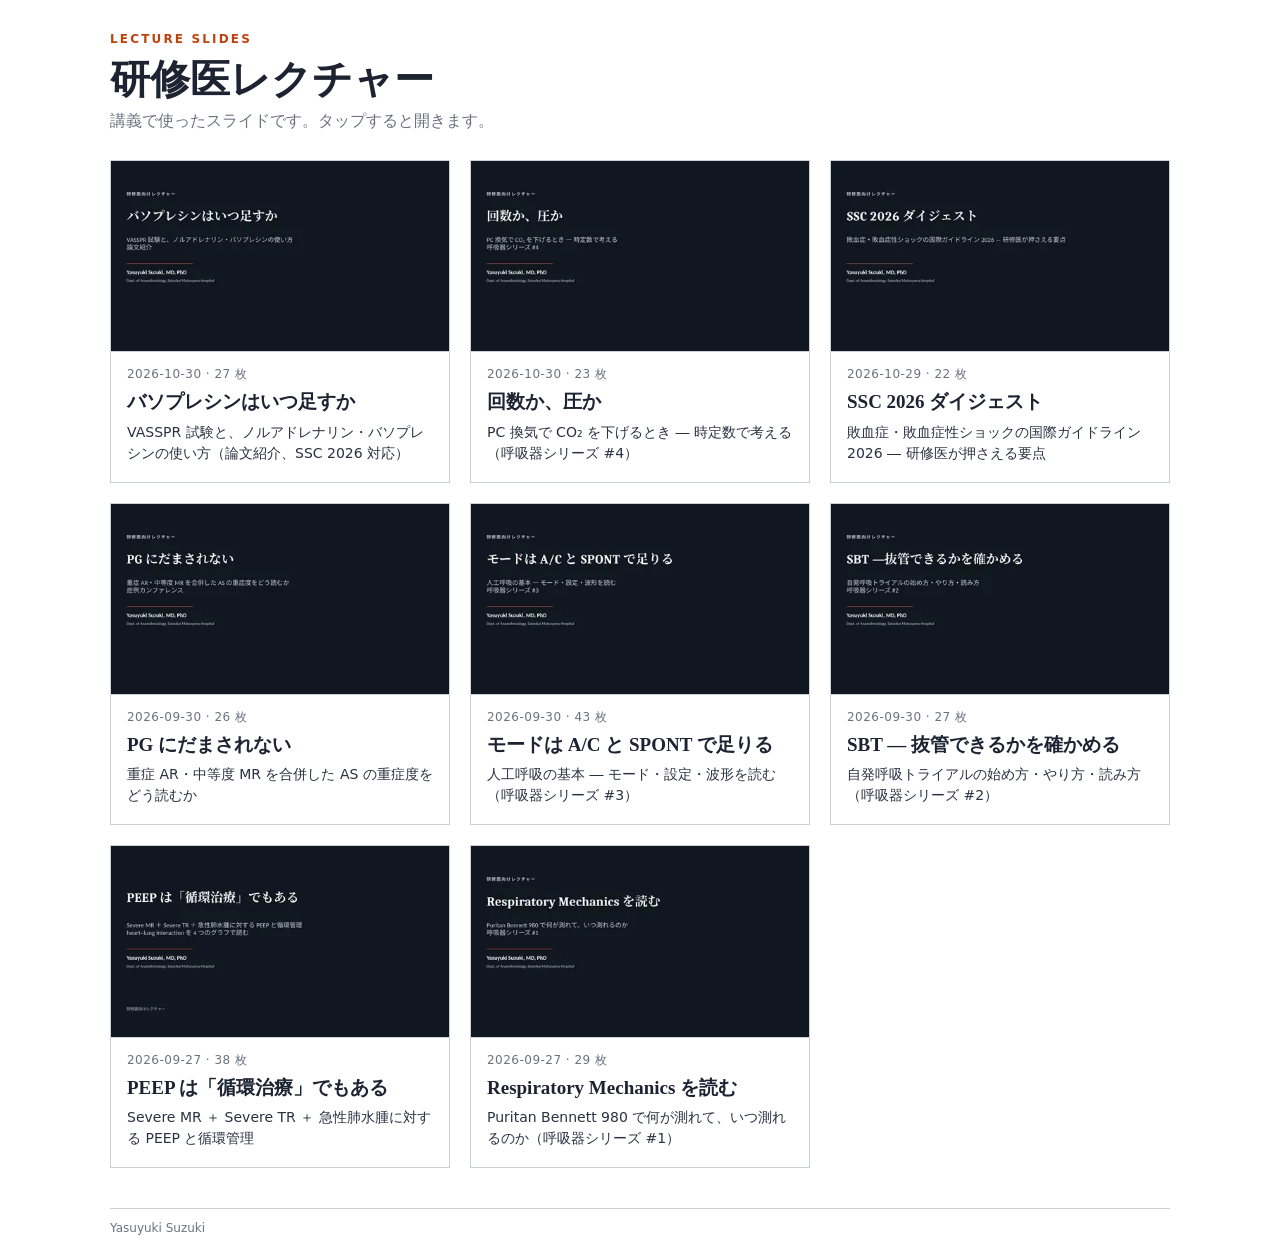
<file: docs/index.html>
<!doctype html>
<html lang="ja">
<head>
<meta charset="utf-8">
<meta name="viewport" content="width=device-width, initial-scale=1, viewport-fit=cover">
<meta name="robots" content="noindex, nofollow">
<meta name="theme-color" content="#101721">
<title>研修医レクチャー</title>
<link rel="manifest" href="manifest.webmanifest">
<link rel="icon" href="icons/icon-192.png">
<link rel="apple-touch-icon" href="icons/icon-180.png">
<meta name="apple-mobile-web-app-capable" content="yes">
<meta name="apple-mobile-web-app-status-bar-style" content="black-translucent">
<meta name="apple-mobile-web-app-title" content="レクチャー">
<link rel="stylesheet" href="app.css">
</head>
<body class="catalog">
<header class="cat-head">
  <p class="kicker">LECTURE SLIDES</p>
  <h1>研修医レクチャー</h1>
  <p class="lead">講義で使ったスライドです。タップすると開きます。</p>
</header>
<main>
  <ul id="decks" class="deck-list" aria-live="polite"></ul>
  <p id="empty" class="empty" hidden>まだスライドがありません。</p>
</main>
<footer class="cat-foot">
  <span>Yasuyuki Suzuki</span>
  <span id="offline-note" hidden>オフライン表示中</span>
</footer>
<script src="catalog.js"></script>
</body>
</html>
</file>
<file: docs/app.css>
/* 研修医レクチャー：スライドと同じ配色（濃紺・錆オレンジ・グレー）、セリフ見出し */
:root {
  --navy: #1d2331;
  --dark: #101721;
  --black: #0a0e15;
  --rust: #bf420f;
  --gray: #e8ebef;
  --border: #ccd1d8;
  --text: #2a3140;
  --muted: #6b7280;
  --on-dark: #c9ced8;
  --bar: 52px;
  --serif: "Hiragino Mincho ProN", "Yu Mincho", YuMincho, "Noto Serif CJK JP", Cambria, Georgia, serif;
  --sans: "Hiragino Sans", "Yu Gothic", YuGothic, "Noto Sans CJK JP", "Segoe UI", system-ui, sans-serif;
}
* { box-sizing: border-box; }
html, body { margin: 0; }
body { font-family: var(--sans); color: var(--text); -webkit-text-size-adjust: 100%; }
button { font: inherit; }
[hidden] { display: none !important; }

/* ---------------------------------------------------------------- 一覧 */
body.catalog {
  background: #fff;
  padding: calc(env(safe-area-inset-top, 0px) + 32px) max(20px, env(safe-area-inset-right, 0px)) calc(env(safe-area-inset-bottom, 0px) + 24px) max(20px, env(safe-area-inset-left, 0px));
  max-width: 1100px;
  margin: 0 auto;
}
.kicker { margin: 0; font-size: 12px; font-weight: 700; letter-spacing: .18em; color: var(--rust); }
.cat-head h1 { margin: 6px 0 4px; font-family: var(--serif); font-size: clamp(28px, 5vw, 40px); color: var(--navy); }
.lead { margin: 0 0 28px; color: var(--muted); }
.deck-list { list-style: none; padding: 0; margin: 0; display: grid; gap: 20px; grid-template-columns: repeat(auto-fill, minmax(280px, 1fr)); }
.deck-card a { display: block; text-decoration: none; color: inherit; border: 1px solid var(--border); background: #fff; height: 100%; }
.deck-card a:hover, .deck-card a:focus-visible { border-color: var(--navy); outline: none; }
.deck-thumb { display: block; width: 100%; height: auto; background: var(--gray); border-bottom: 1px solid var(--border); }
.deck-body { padding: 14px 16px 18px; }
.deck-meta { margin: 0 0 6px; font-size: 12px; color: var(--muted); letter-spacing: .04em; }
.deck-title { margin: 0; font-family: var(--serif); font-size: 19px; line-height: 1.4; color: var(--navy); }
.deck-sub { margin: 6px 0 0; font-size: 14px; line-height: 1.5; color: var(--text); }
.empty { color: var(--muted); }
.cat-foot { margin-top: 40px; padding-top: 12px; border-top: 1px solid var(--border); font-size: 12px; color: var(--muted); display: flex; gap: 16px; }

/* ---------------------------------------------------------------- ビューア */
body.viewer { background: var(--black); color: #fff; height: 100vh; height: 100dvh; overflow: hidden; }
#layout { position: fixed; top: env(safe-area-inset-top, 0px); left: 0; right: 0; bottom: calc(var(--bar) + env(safe-area-inset-bottom, 0px)); display: flex; }
body.notes-open #layout { bottom: calc(var(--bar) + env(safe-area-inset-bottom, 0px) + 32vh); }
#stage { position: relative; flex: 1; min-width: 0; display: flex; align-items: center; justify-content: center; }
#slide { max-width: 100%; max-height: 100%; object-fit: contain; display: block; user-select: none; -webkit-user-select: none; }
.tap { position: absolute; top: 0; bottom: 0; background: transparent; border: 0; padding: 0; cursor: pointer; -webkit-tap-highlight-color: transparent; }
.tap-prev { left: 0; width: 30%; cursor: w-resize; }
.tap-next { right: 0; width: 70%; cursor: e-resize; }
.tap:focus { outline: none; }

.bar {
  position: fixed; left: 0; right: 0; bottom: 0; height: calc(var(--bar) + env(safe-area-inset-bottom, 0px));
  padding: 0 max(10px, env(safe-area-inset-right, 0px)) env(safe-area-inset-bottom, 0px) max(10px, env(safe-area-inset-left, 0px));
  display: flex; align-items: center; gap: 4px; background: var(--dark); border-top: 1px solid #262e3c;
  transition: opacity .3s;
}
body.idle .bar { opacity: 0; }
body.idle { cursor: none; }
.bar-title { flex: 1; min-width: 0; overflow: hidden; white-space: nowrap; text-overflow: ellipsis; font-family: var(--serif); font-size: 15px; color: var(--on-dark); padding: 0 8px; }
.btn { min-width: 44px; height: 44px; display: inline-flex; align-items: center; justify-content: center; background: transparent; color: #fff; border: 0; font-size: 22px; line-height: 1; text-decoration: none; cursor: pointer; border-radius: 4px; }
.btn:hover, .btn:focus-visible { background: #1f2735; outline: none; }
.btn:disabled { opacity: .4; }
.btn.saved { color: #7fc4b3; }
.count { min-width: 64px; text-align: center; font-variant-numeric: tabular-nums; font-size: 14px; color: var(--on-dark); }

.notes-panel {
  position: fixed; left: 0; right: 0; bottom: calc(var(--bar) + env(safe-area-inset-bottom, 0px)); height: 32vh;
  background: #f7f8fa; color: var(--text); overflow: auto; padding: 16px max(20px, env(safe-area-inset-left, 0px)); border-top: 3px solid var(--rust);
}
.notes-text { white-space: pre-wrap; font-size: 16px; line-height: 1.7; margin: 0; }

.grid { position: fixed; inset: 0; background: rgba(10, 14, 21, .96); overflow: auto; padding: calc(env(safe-area-inset-top, 0px) + 12px) 16px 24px; z-index: 10; }
.grid-head { display: flex; justify-content: space-between; align-items: center; font-weight: 700; letter-spacing: .1em; color: var(--on-dark); margin-bottom: 12px; position: sticky; top: 0; }
#grid-list { list-style: none; margin: 0; padding: 0; display: grid; gap: 12px; grid-template-columns: repeat(auto-fill, minmax(200px, 1fr)); }
#grid-list button { position: relative; display: block; width: 100%; padding: 0; border: 2px solid transparent; background: #000; cursor: pointer; }
#grid-list li.current button { border-color: var(--rust); }
#grid-list img { display: block; width: 100%; height: auto; }
#grid-list span { position: absolute; left: 0; bottom: 0; background: var(--dark); color: #fff; font-size: 12px; padding: 2px 8px; }
.chip { background: #1f2735; color: #fff; border: 1px solid #3a4252; padding: 6px 12px; font-size: 13px; cursor: pointer; }
.chip:hover { border-color: var(--rust); }

.toast { position: fixed; left: 50%; bottom: calc(var(--bar) + env(safe-area-inset-bottom, 0px) + 16px); transform: translateX(-50%); background: var(--navy); color: #fff; padding: 10px 16px; font-size: 14px; border-left: 3px solid var(--rust); margin: 0; z-index: 20; max-width: 90vw; }
.error { color: #fff; padding: 40px; font-size: 16px; }
.error a { color: #f2a07b; }

/* 発表者用サイドは発表者ビューのみ */
#side { display: none; }

/* ---------------------------------------------------------------- 発表者ビュー */
body.mode-presenter #side { display: flex; flex-direction: column; width: 34%; min-width: 300px; max-width: 520px; padding: 14px 16px; background: var(--dark); border-left: 1px solid #262e3c; overflow: hidden; }
body.mode-presenter #btn-notes, body.mode-presenter #btn-presenter { display: none; }
.side-top { display: flex; align-items: center; gap: 8px; flex-wrap: wrap; }
.clock { font-family: var(--serif); font-size: 34px; font-weight: 700; font-variant-numeric: tabular-nums; margin-right: auto; }
.side-label { margin: 14px 0 6px; font-size: 11px; font-weight: 700; letter-spacing: .16em; color: var(--rust); }
#next { width: 100%; height: auto; background: #000; cursor: pointer; border: 1px solid #262e3c; }
#next.is-end { visibility: hidden; }
#side-notes { flex: 1; overflow: auto; color: #e6e9ef; font-size: 17px; }

@media (max-width: 820px) {
  body.mode-presenter #layout { flex-direction: column; }
  body.mode-presenter #side { width: auto; max-width: none; min-width: 0; height: 45%; border-left: 0; border-top: 1px solid #262e3c; }
  body.mode-presenter #next { display: none; }
  .wide-only { display: none; }
}

/* ---------------------------------------------------------------- スクリーン用（スライドのみ） */
body.mode-audience .bar, body.mode-audience .notes-panel { display: none !important; }
body.mode-audience #layout { top: 0; bottom: 0; }
body.mode-audience { cursor: none; }

@media (max-width: 520px) {
  .bar-title { display: none; }
  .btn { min-width: 40px; }
  .count { min-width: 56px; }
}
</file>
